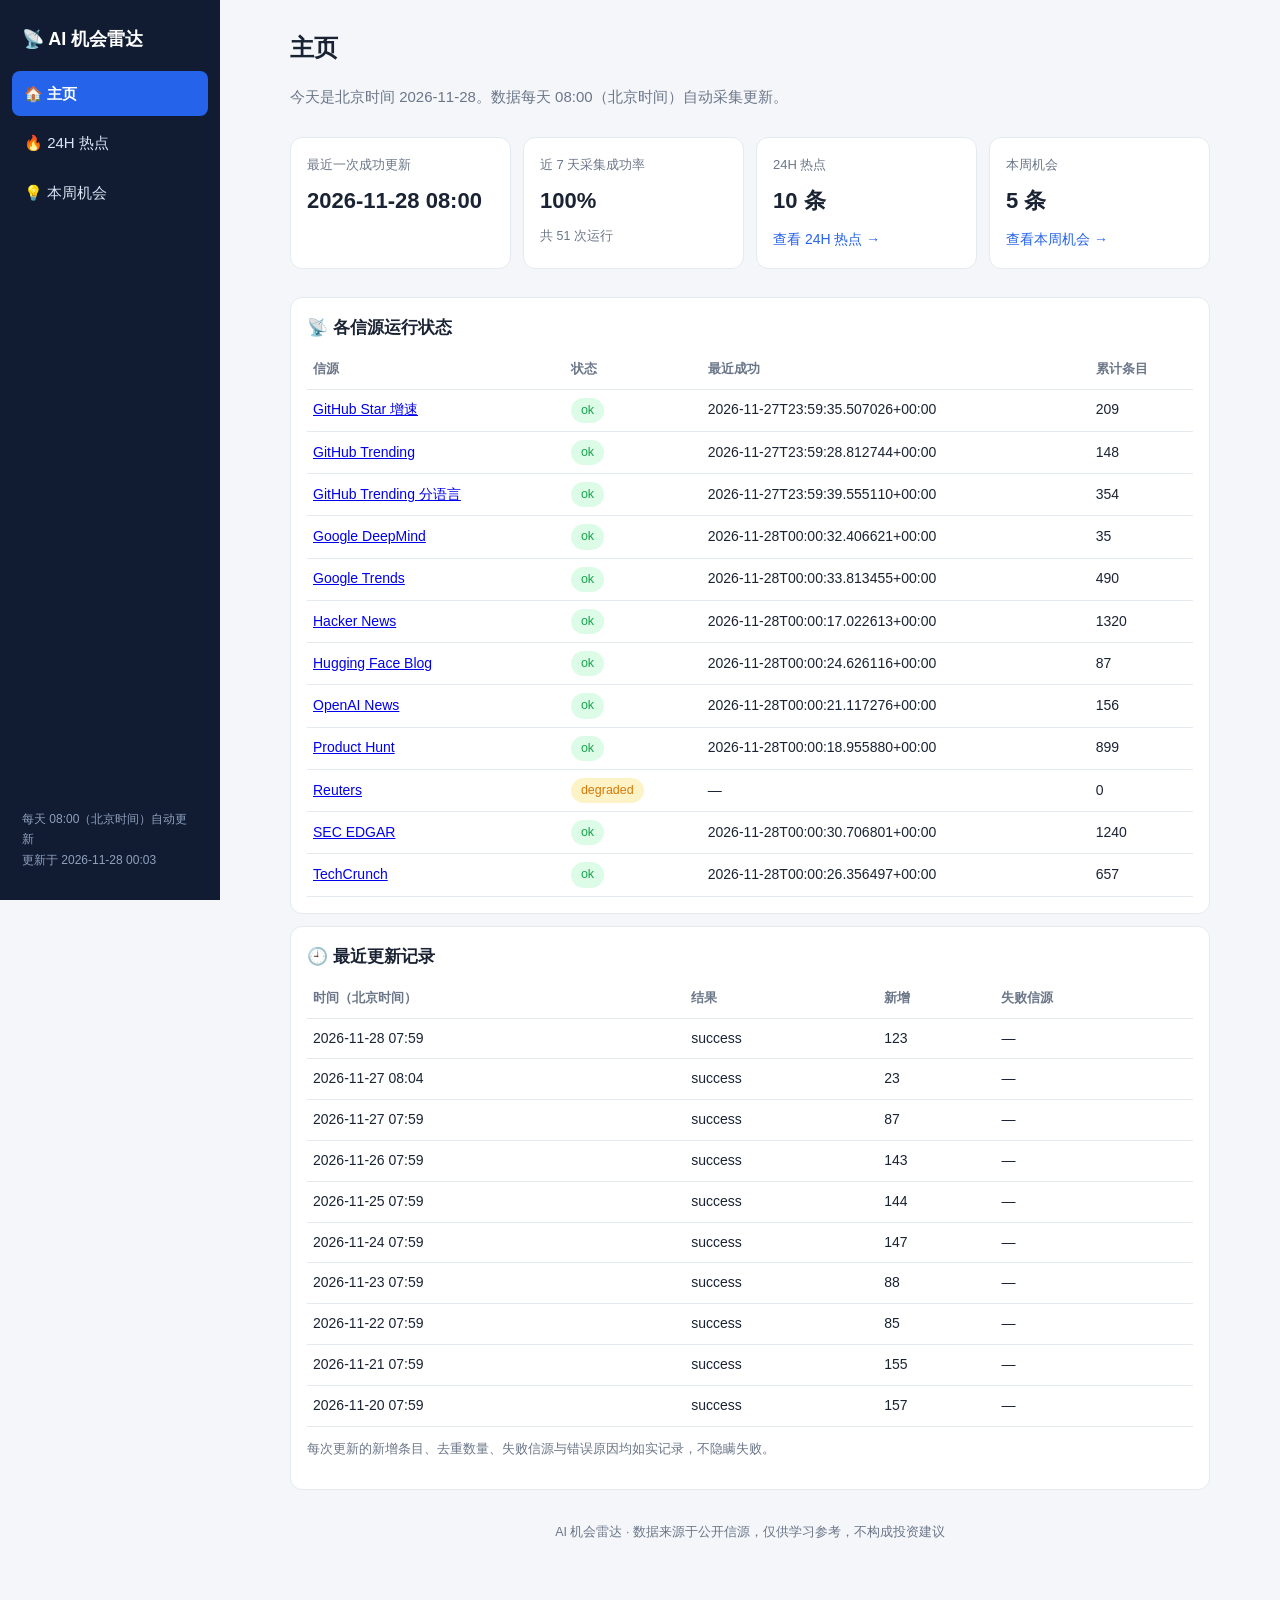
<file: index.html>
<!DOCTYPE html>
<html lang="zh-CN">
<head>
<meta charset="utf-8">
<meta name="viewport" content="width=device-width, initial-scale=1">
<title>主页 - AI 机会雷达</title>
<link rel="stylesheet" href="static/style.css">
</head>
<body>
<div class="layout">
  <aside class="sidebar">
    <div class="brand">📡 AI 机会雷达</div>
    <nav class="nav">
      <a href="index.html" class="active">🏠 主页</a>
      <a href="hot.html" class="">🔥 24H 热点</a>
      <a href="opportunities.html" class="">💡 本周机会</a>
    </nav>
    <div class="side-foot">每天 08:00（北京时间）自动更新<br>更新于 2026-11-28 00:03</div>
  </aside>
  <main class="content">
    
<h1>主页</h1>
<p class="muted">今天是北京时间 2026-11-28。数据每天 08:00（北京时间）自动采集更新。</p>

<div class="cards">
  <div class="card stat">
    <div class="stat-label">最近一次成功更新</div>
    <div class="stat-value">2026-11-28 08:00</div>
  </div>
  <div class="card stat">
    <div class="stat-label">近 7 天采集成功率</div>
    <div class="stat-value">100%</div>
    <div class="muted small">共 51 次运行</div>
  </div>
  <div class="card stat">
    <div class="stat-label">24H 热点</div>
    <div class="stat-value">10 条</div>
    <a class="link" href="hot.html">查看 24H 热点 →</a>
  </div>
  <div class="card stat">
    <div class="stat-label">本周机会</div>
    <div class="stat-value">5 条</div>
    <a class="link" href="opportunities.html">查看本周机会 →</a>
  </div>
</div>

<div class="card">
  <div class="card-head"><h2>📡 各信源运行状态</h2></div>
  <table class="table">
    <thead><tr><th>信源</th><th>状态</th><th>最近成功</th><th>累计条目</th></tr></thead>
    <tbody>
    
      <tr>
        <td><a href="https://github.com/trending" target="_blank" rel="noopener">GitHub Star 增速</a></td>
        <td><span class="badge badge-ok">ok</span></td>
        <td>2026-11-27T23:59:35.507026+00:00</td>
        <td>209</td>
      </tr>
    
      <tr>
        <td><a href="https://github.com/trending" target="_blank" rel="noopener">GitHub Trending</a></td>
        <td><span class="badge badge-ok">ok</span></td>
        <td>2026-11-27T23:59:28.812744+00:00</td>
        <td>148</td>
      </tr>
    
      <tr>
        <td><a href="https://github.com/trending" target="_blank" rel="noopener">GitHub Trending 分语言</a></td>
        <td><span class="badge badge-ok">ok</span></td>
        <td>2026-11-27T23:59:39.555110+00:00</td>
        <td>354</td>
      </tr>
    
      <tr>
        <td><a href="https://deepmind.google/" target="_blank" rel="noopener">Google DeepMind</a></td>
        <td><span class="badge badge-ok">ok</span></td>
        <td>2026-11-28T00:00:32.406621+00:00</td>
        <td>35</td>
      </tr>
    
      <tr>
        <td><a href="https://trends.google.com/trends/" target="_blank" rel="noopener">Google Trends</a></td>
        <td><span class="badge badge-ok">ok</span></td>
        <td>2026-11-28T00:00:33.813455+00:00</td>
        <td>490</td>
      </tr>
    
      <tr>
        <td><a href="https://news.ycombinator.com/" target="_blank" rel="noopener">Hacker News</a></td>
        <td><span class="badge badge-ok">ok</span></td>
        <td>2026-11-28T00:00:17.022613+00:00</td>
        <td>1320</td>
      </tr>
    
      <tr>
        <td><a href="https://huggingface.co/blog" target="_blank" rel="noopener">Hugging Face Blog</a></td>
        <td><span class="badge badge-ok">ok</span></td>
        <td>2026-11-28T00:00:24.626116+00:00</td>
        <td>87</td>
      </tr>
    
      <tr>
        <td><a href="https://openai.com/news/" target="_blank" rel="noopener">OpenAI News</a></td>
        <td><span class="badge badge-ok">ok</span></td>
        <td>2026-11-28T00:00:21.117276+00:00</td>
        <td>156</td>
      </tr>
    
      <tr>
        <td><a href="https://www.producthunt.com/" target="_blank" rel="noopener">Product Hunt</a></td>
        <td><span class="badge badge-ok">ok</span></td>
        <td>2026-11-28T00:00:18.955880+00:00</td>
        <td>899</td>
      </tr>
    
      <tr>
        <td><a href="https://www.reuters.com/" target="_blank" rel="noopener">Reuters</a></td>
        <td><span class="badge badge-degraded">degraded</span></td>
        <td>—</td>
        <td>0</td>
      </tr>
    
      <tr>
        <td><a href="https://www.sec.gov/edgar/search/" target="_blank" rel="noopener">SEC EDGAR</a></td>
        <td><span class="badge badge-ok">ok</span></td>
        <td>2026-11-28T00:00:30.706801+00:00</td>
        <td>1240</td>
      </tr>
    
      <tr>
        <td><a href="https://techcrunch.com/" target="_blank" rel="noopener">TechCrunch</a></td>
        <td><span class="badge badge-ok">ok</span></td>
        <td>2026-11-28T00:00:26.356497+00:00</td>
        <td>657</td>
      </tr>
    
    </tbody>
  </table>
</div>

<div class="card">
  <div class="card-head"><h2>🕘 最近更新记录</h2></div>
  <table class="table">
    <thead><tr><th>时间（北京时间）</th><th>结果</th><th>新增</th><th>失败信源</th></tr></thead>
    <tbody>
    
      <tr>
        <td>2026-11-28 07:59</td>
        <td>success</td>
        <td>123</td>
        <td>—</td>
      </tr>
    
      <tr>
        <td>2026-11-27 08:04</td>
        <td>success</td>
        <td>23</td>
        <td>—</td>
      </tr>
    
      <tr>
        <td>2026-11-27 07:59</td>
        <td>success</td>
        <td>87</td>
        <td>—</td>
      </tr>
    
      <tr>
        <td>2026-11-26 07:59</td>
        <td>success</td>
        <td>143</td>
        <td>—</td>
      </tr>
    
      <tr>
        <td>2026-11-25 07:59</td>
        <td>success</td>
        <td>144</td>
        <td>—</td>
      </tr>
    
      <tr>
        <td>2026-11-24 07:59</td>
        <td>success</td>
        <td>147</td>
        <td>—</td>
      </tr>
    
      <tr>
        <td>2026-11-23 07:59</td>
        <td>success</td>
        <td>88</td>
        <td>—</td>
      </tr>
    
      <tr>
        <td>2026-11-22 07:59</td>
        <td>success</td>
        <td>85</td>
        <td>—</td>
      </tr>
    
      <tr>
        <td>2026-11-21 07:59</td>
        <td>success</td>
        <td>155</td>
        <td>—</td>
      </tr>
    
      <tr>
        <td>2026-11-20 07:59</td>
        <td>success</td>
        <td>157</td>
        <td>—</td>
      </tr>
    
    </tbody>
  </table>
  <p class="muted small">每次更新的新增条目、去重数量、失败信源与错误原因均如实记录，不隐瞒失败。</p>
</div>

    <footer class="footer">AI 机会雷达 · 数据来源于公开信源，仅供学习参考，不构成投资建议</footer>
  </main>
</div>
</body>
</html>
</file>
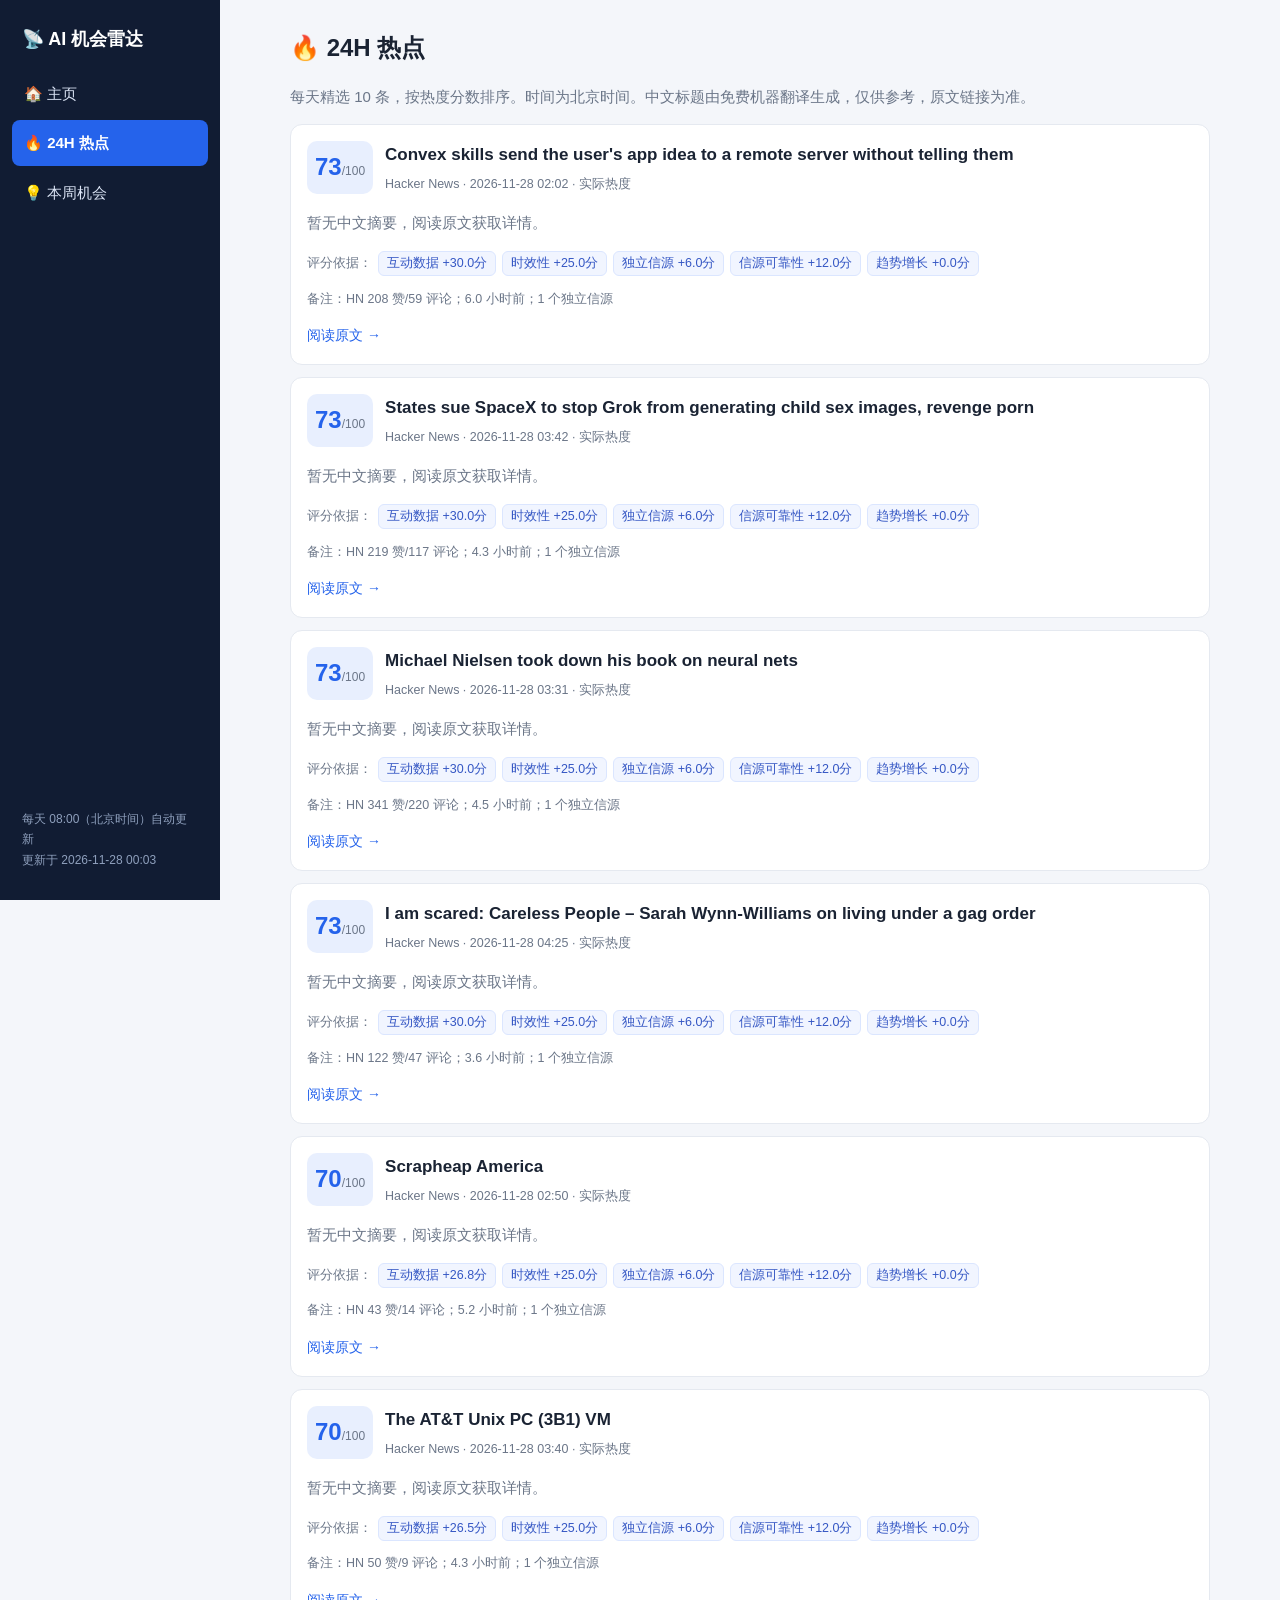
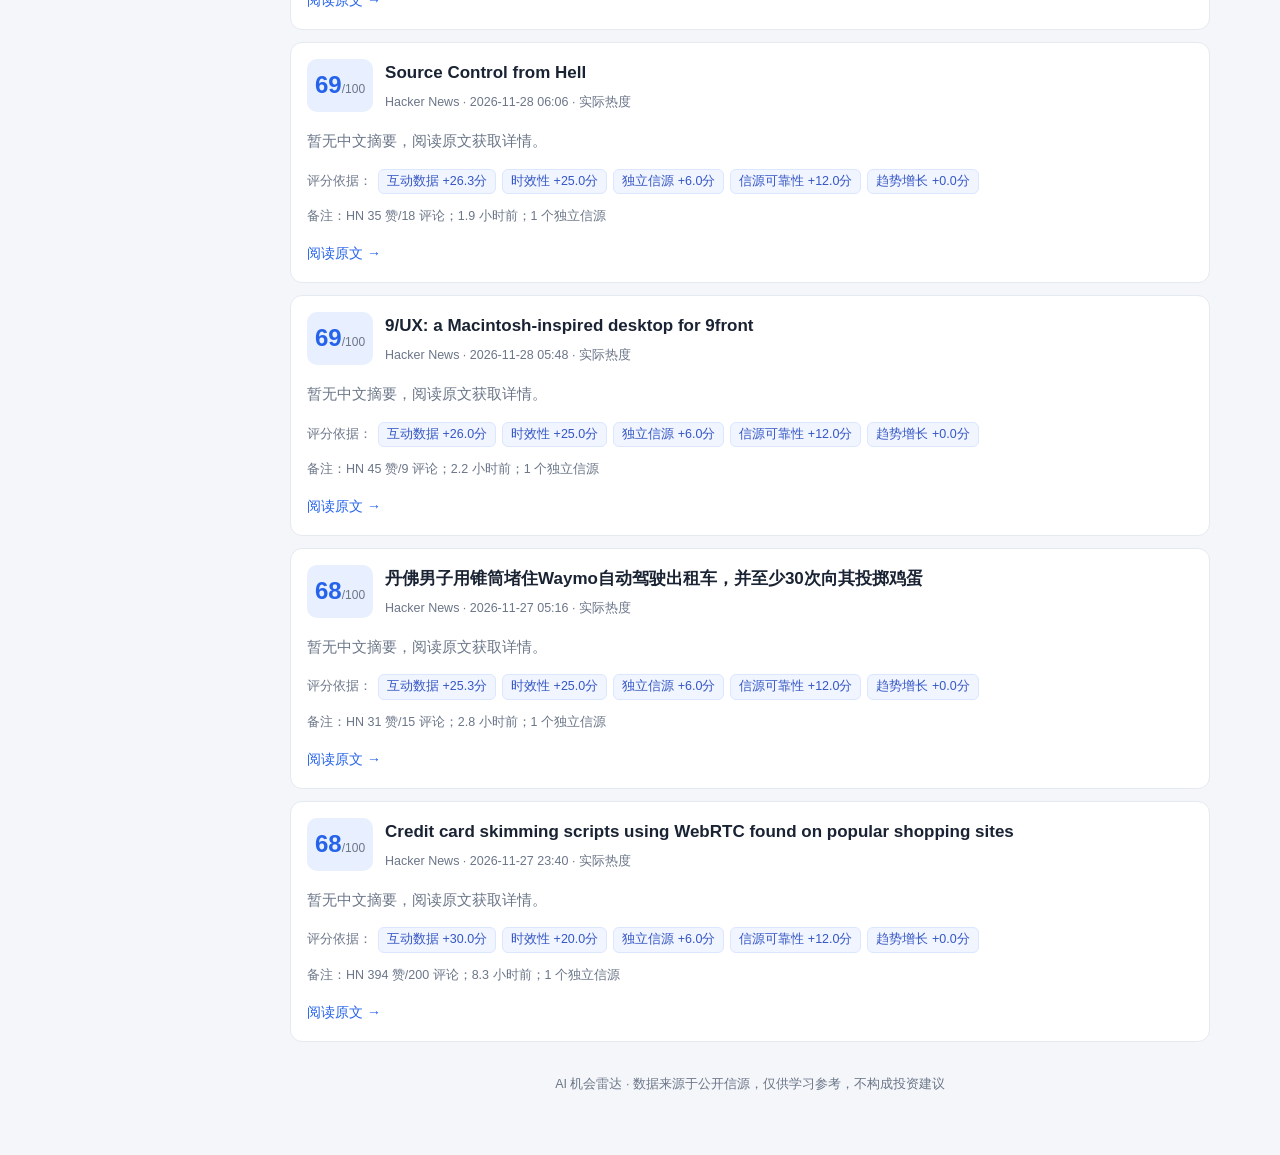
<file: hot.html>
<!DOCTYPE html>
<html lang="zh-CN">
<head>
<meta charset="utf-8">
<meta name="viewport" content="width=device-width, initial-scale=1">
<title>24H 热点 - AI 机会雷达</title>
<link rel="stylesheet" href="static/style.css">
</head>
<body>
<div class="layout">
  <aside class="sidebar">
    <div class="brand">📡 AI 机会雷达</div>
    <nav class="nav">
      <a href="index.html" class="">🏠 主页</a>
      <a href="hot.html" class="active">🔥 24H 热点</a>
      <a href="opportunities.html" class="">💡 本周机会</a>
    </nav>
    <div class="side-foot">每天 08:00（北京时间）自动更新<br>更新于 2026-11-28 00:03</div>
  </aside>
  <main class="content">
    
<h1>🔥 24H 热点</h1>
<p class="muted">每天精选 10 条，按热度分数排序。时间为北京时间。中文标题由免费机器翻译生成，仅供参考，原文链接为准。</p>


  
  <article class="card item">
    <div class="item-top">
      <span class="score">73<small>/100</small></span>
      <div>
        <h3>Convex skills send the user&#39;s app idea to a remote server without telling them</h3>
        <div class="meta">Hacker News · 2026-11-28 02:02 · 实际热度</div>
      </div>
    </div>
    <p class="muted">暂无中文摘要，阅读原文获取详情。</p>
    <div class="reasons">
      <span class="muted small">评分依据：</span>
      <span class="tag">互动数据 +30.0分</span><span class="tag">时效性 +25.0分</span><span class="tag">独立信源 +6.0分</span><span class="tag">信源可靠性 +12.0分</span><span class="tag">趋势增长 +0.0分</span>
      
    </div>
    <p class="muted small">备注：HN 208 赞/59 评论；6.0 小时前；1 个独立信源</p>
    <a class="link" href="https://github.com/convex/convex-backend-skill/issues/64" target="_blank" rel="noopener">阅读原文 →</a>
  </article>
  
  <article class="card item">
    <div class="item-top">
      <span class="score">73<small>/100</small></span>
      <div>
        <h3>States sue SpaceX to stop Grok from generating child sex images, revenge porn</h3>
        <div class="meta">Hacker News · 2026-11-28 03:42 · 实际热度</div>
      </div>
    </div>
    <p class="muted">暂无中文摘要，阅读原文获取详情。</p>
    <div class="reasons">
      <span class="muted small">评分依据：</span>
      <span class="tag">互动数据 +30.0分</span><span class="tag">时效性 +25.0分</span><span class="tag">独立信源 +6.0分</span><span class="tag">信源可靠性 +12.0分</span><span class="tag">趋势增长 +0.0分</span>
      
    </div>
    <p class="muted small">备注：HN 219 赞/117 评论；4.3 小时前；1 个独立信源</p>
    <a class="link" href="https://www.oag.state.va.us/media-center/news-releases/jay-jones/3162-attorneys-general-jones-and-rayfield-file-suit-against-spacex-parent-company-of-x-xai-and-grok-over-creation-and-promotion-of-child-exploitation-and-non-consensual-images-on-platform" target="_blank" rel="noopener">阅读原文 →</a>
  </article>
  
  <article class="card item">
    <div class="item-top">
      <span class="score">73<small>/100</small></span>
      <div>
        <h3>Michael Nielsen took down his book on neural nets</h3>
        <div class="meta">Hacker News · 2026-11-28 03:31 · 实际热度</div>
      </div>
    </div>
    <p class="muted">暂无中文摘要，阅读原文获取详情。</p>
    <div class="reasons">
      <span class="muted small">评分依据：</span>
      <span class="tag">互动数据 +30.0分</span><span class="tag">时效性 +25.0分</span><span class="tag">独立信源 +6.0分</span><span class="tag">信源可靠性 +12.0分</span><span class="tag">趋势增长 +0.0分</span>
      
    </div>
    <p class="muted small">备注：HN 341 赞/220 评论；4.5 小时前；1 个独立信源</p>
    <a class="link" href="https://neuralnetworksanddeeplearning.com/" target="_blank" rel="noopener">阅读原文 →</a>
  </article>
  
  <article class="card item">
    <div class="item-top">
      <span class="score">73<small>/100</small></span>
      <div>
        <h3>I am scared: Careless People – Sarah Wynn-Williams on living under a gag order</h3>
        <div class="meta">Hacker News · 2026-11-28 04:25 · 实际热度</div>
      </div>
    </div>
    <p class="muted">暂无中文摘要，阅读原文获取详情。</p>
    <div class="reasons">
      <span class="muted small">评分依据：</span>
      <span class="tag">互动数据 +30.0分</span><span class="tag">时效性 +25.0分</span><span class="tag">独立信源 +6.0分</span><span class="tag">信源可靠性 +12.0分</span><span class="tag">趋势增长 +0.0分</span>
      
    </div>
    <p class="muted small">备注：HN 122 赞/47 评论；3.6 小时前；1 个独立信源</p>
    <a class="link" href="https://www.theguardian.com/books/2026/nov/27/careless-people-author-sarah-wynn-williams-the-silence-is-mine-it-doesnt-have-to-be-yours" target="_blank" rel="noopener">阅读原文 →</a>
  </article>
  
  <article class="card item">
    <div class="item-top">
      <span class="score">70<small>/100</small></span>
      <div>
        <h3>Scrapheap America</h3>
        <div class="meta">Hacker News · 2026-11-28 02:50 · 实际热度</div>
      </div>
    </div>
    <p class="muted">暂无中文摘要，阅读原文获取详情。</p>
    <div class="reasons">
      <span class="muted small">评分依据：</span>
      <span class="tag">互动数据 +26.8分</span><span class="tag">时效性 +25.0分</span><span class="tag">独立信源 +6.0分</span><span class="tag">信源可靠性 +12.0分</span><span class="tag">趋势增长 +0.0分</span>
      
    </div>
    <p class="muted small">备注：HN 43 赞/14 评论；5.2 小时前；1 个独立信源</p>
    <a class="link" href="https://dansinker.com/posts/2026-11-20-scrapheap/" target="_blank" rel="noopener">阅读原文 →</a>
  </article>
  
  <article class="card item">
    <div class="item-top">
      <span class="score">70<small>/100</small></span>
      <div>
        <h3>The AT&amp;T Unix PC (3B1) VM</h3>
        <div class="meta">Hacker News · 2026-11-28 03:40 · 实际热度</div>
      </div>
    </div>
    <p class="muted">暂无中文摘要，阅读原文获取详情。</p>
    <div class="reasons">
      <span class="muted small">评分依据：</span>
      <span class="tag">互动数据 +26.5分</span><span class="tag">时效性 +25.0分</span><span class="tag">独立信源 +6.0分</span><span class="tag">信源可靠性 +12.0分</span><span class="tag">趋势增长 +0.0分</span>
      
    </div>
    <p class="muted small">备注：HN 50 赞/9 评论；4.3 小时前；1 个独立信源</p>
    <a class="link" href="https://virtuallyfun.com/2026/11/22/the-ultimate-att-unix-pc-3b1-vm-w-tcp-ip-and-apps/" target="_blank" rel="noopener">阅读原文 →</a>
  </article>
  
  <article class="card item">
    <div class="item-top">
      <span class="score">69<small>/100</small></span>
      <div>
        <h3>Source Control from Hell</h3>
        <div class="meta">Hacker News · 2026-11-28 06:06 · 实际热度</div>
      </div>
    </div>
    <p class="muted">暂无中文摘要，阅读原文获取详情。</p>
    <div class="reasons">
      <span class="muted small">评分依据：</span>
      <span class="tag">互动数据 +26.3分</span><span class="tag">时效性 +25.0分</span><span class="tag">独立信源 +6.0分</span><span class="tag">信源可靠性 +12.0分</span><span class="tag">趋势增长 +0.0分</span>
      
    </div>
    <p class="muted small">备注：HN 35 赞/18 评论；1.9 小时前；1 个独立信源</p>
    <a class="link" href="https://frantic.im/git/" target="_blank" rel="noopener">阅读原文 →</a>
  </article>
  
  <article class="card item">
    <div class="item-top">
      <span class="score">69<small>/100</small></span>
      <div>
        <h3>9/UX: a Macintosh-inspired desktop for 9front</h3>
        <div class="meta">Hacker News · 2026-11-28 05:48 · 实际热度</div>
      </div>
    </div>
    <p class="muted">暂无中文摘要，阅读原文获取详情。</p>
    <div class="reasons">
      <span class="muted small">评分依据：</span>
      <span class="tag">互动数据 +26.0分</span><span class="tag">时效性 +25.0分</span><span class="tag">独立信源 +6.0分</span><span class="tag">信源可靠性 +12.0分</span><span class="tag">趋势增长 +0.0分</span>
      
    </div>
    <p class="muted small">备注：HN 45 赞/9 评论；2.2 小时前；1 个独立信源</p>
    <a class="link" href="https://progrium.github.io/9ux/" target="_blank" rel="noopener">阅读原文 →</a>
  </article>
  
  <article class="card item">
    <div class="item-top">
      <span class="score">68<small>/100</small></span>
      <div>
        <h3>丹佛男子用锥筒堵住Waymo自动驾驶出租车，并至少30次向其投掷鸡蛋</h3>
        <div class="meta">Hacker News · 2026-11-27 05:16 · 实际热度</div>
      </div>
    </div>
    <p class="muted">暂无中文摘要，阅读原文获取详情。</p>
    <div class="reasons">
      <span class="muted small">评分依据：</span>
      <span class="tag">互动数据 +25.3分</span><span class="tag">时效性 +25.0分</span><span class="tag">独立信源 +6.0分</span><span class="tag">信源可靠性 +12.0分</span><span class="tag">趋势增长 +0.0分</span>
      
    </div>
    <p class="muted small">备注：HN 31 赞/15 评论；2.8 小时前；1 个独立信源</p>
    <a class="link" href="https://electrek.co/2026/11/26/denver-man-cones-eggs-waymo-robotaxis/" target="_blank" rel="noopener">阅读原文 →</a>
  </article>
  
  <article class="card item">
    <div class="item-top">
      <span class="score">68<small>/100</small></span>
      <div>
        <h3>Credit card skimming scripts using WebRTC found on popular shopping sites</h3>
        <div class="meta">Hacker News · 2026-11-27 23:40 · 实际热度</div>
      </div>
    </div>
    <p class="muted">暂无中文摘要，阅读原文获取详情。</p>
    <div class="reasons">
      <span class="muted small">评分依据：</span>
      <span class="tag">互动数据 +30.0分</span><span class="tag">时效性 +20.0分</span><span class="tag">独立信源 +6.0分</span><span class="tag">信源可靠性 +12.0分</span><span class="tag">趋势增长 +0.0分</span>
      
    </div>
    <p class="muted small">备注：HN 394 赞/200 评论；8.3 小时前；1 个独立信源</p>
    <a class="link" href="https://www.infohawk.com/news/2026-11-27-black-friday-webrtc-skimmer" target="_blank" rel="noopener">阅读原文 →</a>
  </article>
  


    <footer class="footer">AI 机会雷达 · 数据来源于公开信源，仅供学习参考，不构成投资建议</footer>
  </main>
</div>
</body>
</html>
</file>
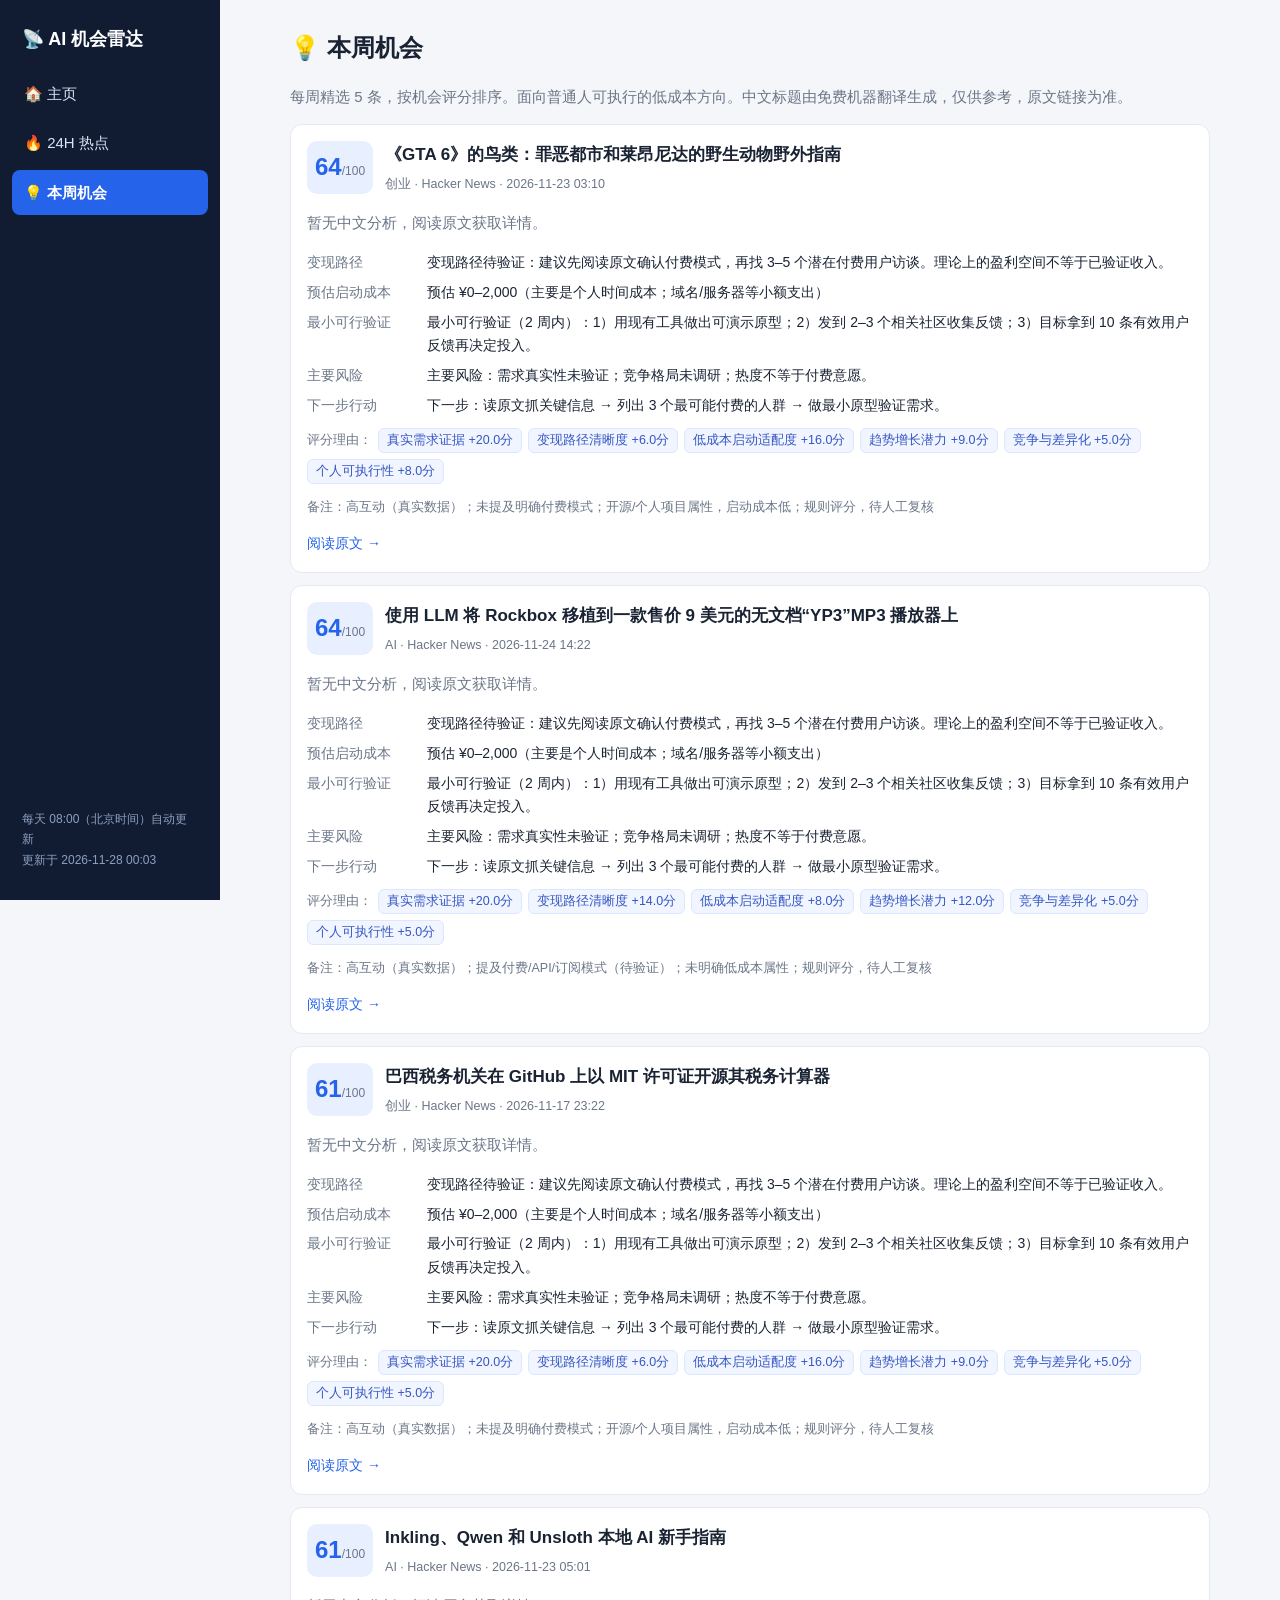
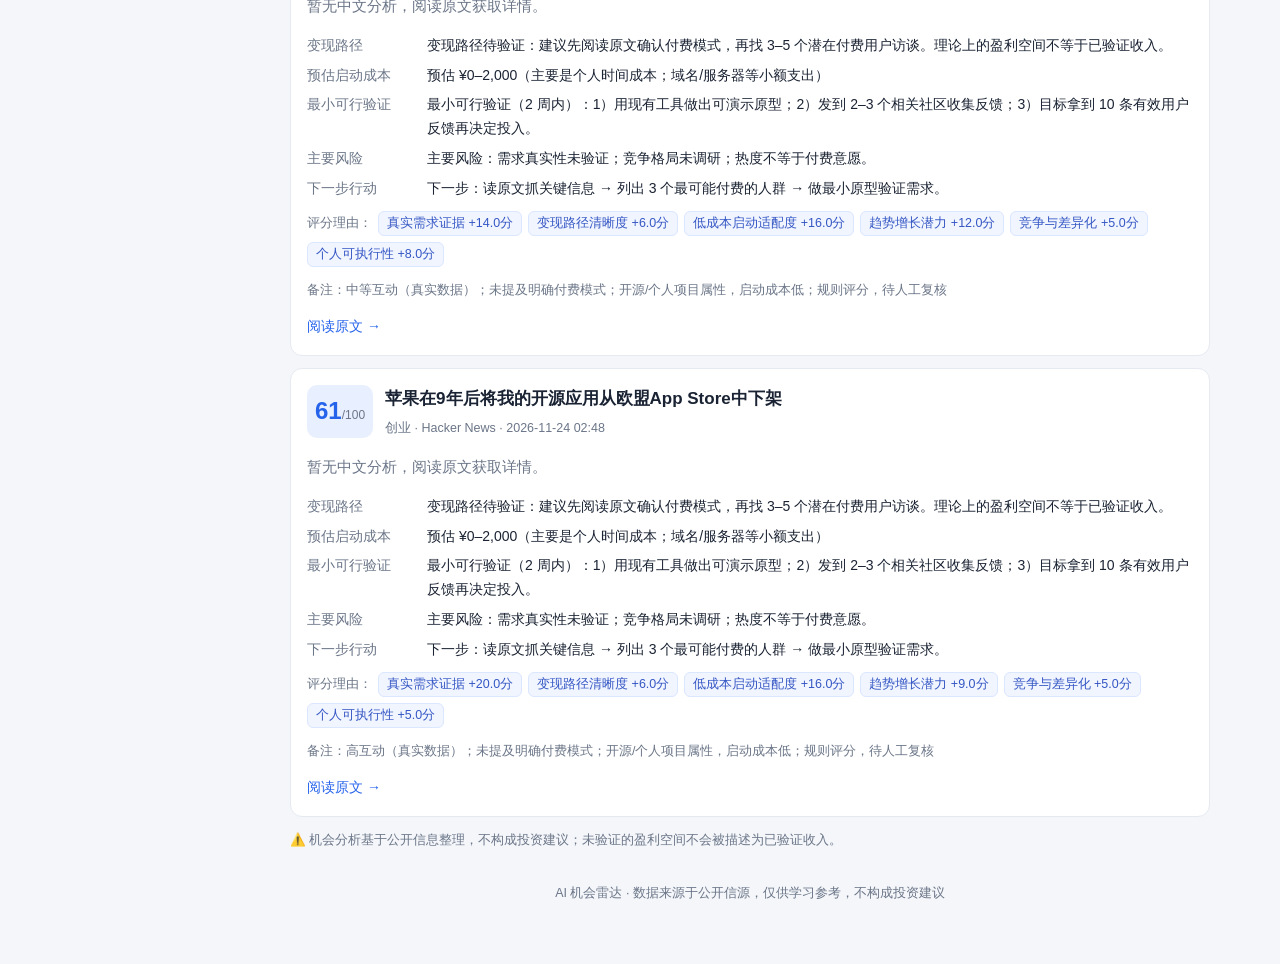
<file: opportunities.html>
<!DOCTYPE html>
<html lang="zh-CN">
<head>
<meta charset="utf-8">
<meta name="viewport" content="width=device-width, initial-scale=1">
<title>本周机会 - AI 机会雷达</title>
<link rel="stylesheet" href="static/style.css">
</head>
<body>
<div class="layout">
  <aside class="sidebar">
    <div class="brand">📡 AI 机会雷达</div>
    <nav class="nav">
      <a href="index.html" class="">🏠 主页</a>
      <a href="hot.html" class="">🔥 24H 热点</a>
      <a href="opportunities.html" class="active">💡 本周机会</a>
    </nav>
    <div class="side-foot">每天 08:00（北京时间）自动更新<br>更新于 2026-11-28 00:03</div>
  </aside>
  <main class="content">
    
<h1>💡 本周机会</h1>
<p class="muted">每周精选 5 条，按机会评分排序。面向普通人可执行的低成本方向。中文标题由免费机器翻译生成，仅供参考，原文链接为准。</p>


  
  <article class="card item">
    <div class="item-top">
      <span class="score">64<small>/100</small></span>
      <div>
        <h3>《GTA 6》的鸟类：罪恶都市和莱昂尼达的野生动物野外指南</h3>
        <div class="meta">创业 · Hacker News · 2026-11-23 03:10</div>
      </div>
    </div>
    <p class="muted">暂无中文分析，阅读原文获取详情。</p>
    <dl class="kv">
      <dt>变现路径</dt><dd>变现路径待验证：建议先阅读原文确认付费模式，再找 3–5 个潜在付费用户访谈。理论上的盈利空间不等于已验证收入。</dd>
      <dt>预估启动成本</dt><dd>预估 ¥0–2,000（主要是个人时间成本；域名/服务器等小额支出）</dd>
      <dt>最小可行验证</dt><dd>最小可行验证（2 周内）：1）用现有工具做出可演示原型；2）发到 2–3 个相关社区收集反馈；3）目标拿到 10 条有效用户反馈再决定投入。</dd>
      <dt>主要风险</dt><dd>主要风险：需求真实性未验证；竞争格局未调研；热度不等于付费意愿。</dd>
      <dt>下一步行动</dt><dd>下一步：读原文抓关键信息 → 列出 3 个最可能付费的人群 → 做最小原型验证需求。</dd>
    </dl>
    <div class="reasons">
      <span class="muted small">评分理由：</span>
      <span class="tag">真实需求证据 +20.0分</span><span class="tag">变现路径清晰度 +6.0分</span><span class="tag">低成本启动适配度 +16.0分</span><span class="tag">趋势增长潜力 +9.0分</span><span class="tag">竞争与差异化 +5.0分</span><span class="tag">个人可执行性 +8.0分</span>
      
    </div>
    <p class="muted small">备注：高互动（真实数据）；未提及明确付费模式；开源/个人项目属性，启动成本低；规则评分，待人工复核</p>
    <a class="link" href="https://www.audubon.org/magazine/birds-of-gta-6-field-guide-vice-city-wildlife" target="_blank" rel="noopener">阅读原文 →</a>
  </article>
  
  <article class="card item">
    <div class="item-top">
      <span class="score">64<small>/100</small></span>
      <div>
        <h3>使用 LLM 将 Rockbox 移植到一款售价 9 美元的无文档“YP3”MP3 播放器上</h3>
        <div class="meta">AI · Hacker News · 2026-11-24 14:22</div>
      </div>
    </div>
    <p class="muted">暂无中文分析，阅读原文获取详情。</p>
    <dl class="kv">
      <dt>变现路径</dt><dd>变现路径待验证：建议先阅读原文确认付费模式，再找 3–5 个潜在付费用户访谈。理论上的盈利空间不等于已验证收入。</dd>
      <dt>预估启动成本</dt><dd>预估 ¥0–2,000（主要是个人时间成本；域名/服务器等小额支出）</dd>
      <dt>最小可行验证</dt><dd>最小可行验证（2 周内）：1）用现有工具做出可演示原型；2）发到 2–3 个相关社区收集反馈；3）目标拿到 10 条有效用户反馈再决定投入。</dd>
      <dt>主要风险</dt><dd>主要风险：需求真实性未验证；竞争格局未调研；热度不等于付费意愿。</dd>
      <dt>下一步行动</dt><dd>下一步：读原文抓关键信息 → 列出 3 个最可能付费的人群 → 做最小原型验证需求。</dd>
    </dl>
    <div class="reasons">
      <span class="muted small">评分理由：</span>
      <span class="tag">真实需求证据 +20.0分</span><span class="tag">变现路径清晰度 +14.0分</span><span class="tag">低成本启动适配度 +8.0分</span><span class="tag">趋势增长潜力 +12.0分</span><span class="tag">竞争与差异化 +5.0分</span><span class="tag">个人可执行性 +5.0分</span>
      
    </div>
    <p class="muted small">备注：高互动（真实数据）；提及付费/API/订阅模式（待验证）；未明确低成本属性；规则评分，待人工复核</p>
    <a class="link" href="https://jayd.ml/2026/11/14/rockbox-on-yp3.html" target="_blank" rel="noopener">阅读原文 →</a>
  </article>
  
  <article class="card item">
    <div class="item-top">
      <span class="score">61<small>/100</small></span>
      <div>
        <h3>巴西税务机关在 GitHub 上以 MIT 许可证开源其税务计算器</h3>
        <div class="meta">创业 · Hacker News · 2026-11-17 23:22</div>
      </div>
    </div>
    <p class="muted">暂无中文分析，阅读原文获取详情。</p>
    <dl class="kv">
      <dt>变现路径</dt><dd>变现路径待验证：建议先阅读原文确认付费模式，再找 3–5 个潜在付费用户访谈。理论上的盈利空间不等于已验证收入。</dd>
      <dt>预估启动成本</dt><dd>预估 ¥0–2,000（主要是个人时间成本；域名/服务器等小额支出）</dd>
      <dt>最小可行验证</dt><dd>最小可行验证（2 周内）：1）用现有工具做出可演示原型；2）发到 2–3 个相关社区收集反馈；3）目标拿到 10 条有效用户反馈再决定投入。</dd>
      <dt>主要风险</dt><dd>主要风险：需求真实性未验证；竞争格局未调研；热度不等于付费意愿。</dd>
      <dt>下一步行动</dt><dd>下一步：读原文抓关键信息 → 列出 3 个最可能付费的人群 → 做最小原型验证需求。</dd>
    </dl>
    <div class="reasons">
      <span class="muted small">评分理由：</span>
      <span class="tag">真实需求证据 +20.0分</span><span class="tag">变现路径清晰度 +6.0分</span><span class="tag">低成本启动适配度 +16.0分</span><span class="tag">趋势增长潜力 +9.0分</span><span class="tag">竞争与差异化 +5.0分</span><span class="tag">个人可执行性 +5.0分</span>
      
    </div>
    <p class="muted small">备注：高互动（真实数据）；未提及明确付费模式；开源/个人项目属性，启动成本低；规则评分，待人工复核</p>
    <a class="link" href="https://www.gov.br/receitafederal/pt-br/assuntos/noticias/2026/novembro/receita-federal-publica-primeiro-codigo-fonte-aberto-no-github-e-amplia-transparencia-da-reforma-tributaria" target="_blank" rel="noopener">阅读原文 →</a>
  </article>
  
  <article class="card item">
    <div class="item-top">
      <span class="score">61<small>/100</small></span>
      <div>
        <h3>Inkling、Qwen 和 Unsloth 本地 AI 新手指南</h3>
        <div class="meta">AI · Hacker News · 2026-11-23 05:01</div>
      </div>
    </div>
    <p class="muted">暂无中文分析，阅读原文获取详情。</p>
    <dl class="kv">
      <dt>变现路径</dt><dd>变现路径待验证：建议先阅读原文确认付费模式，再找 3–5 个潜在付费用户访谈。理论上的盈利空间不等于已验证收入。</dd>
      <dt>预估启动成本</dt><dd>预估 ¥0–2,000（主要是个人时间成本；域名/服务器等小额支出）</dd>
      <dt>最小可行验证</dt><dd>最小可行验证（2 周内）：1）用现有工具做出可演示原型；2）发到 2–3 个相关社区收集反馈；3）目标拿到 10 条有效用户反馈再决定投入。</dd>
      <dt>主要风险</dt><dd>主要风险：需求真实性未验证；竞争格局未调研；热度不等于付费意愿。</dd>
      <dt>下一步行动</dt><dd>下一步：读原文抓关键信息 → 列出 3 个最可能付费的人群 → 做最小原型验证需求。</dd>
    </dl>
    <div class="reasons">
      <span class="muted small">评分理由：</span>
      <span class="tag">真实需求证据 +14.0分</span><span class="tag">变现路径清晰度 +6.0分</span><span class="tag">低成本启动适配度 +16.0分</span><span class="tag">趋势增长潜力 +12.0分</span><span class="tag">竞争与差异化 +5.0分</span><span class="tag">个人可执行性 +8.0分</span>
      
    </div>
    <p class="muted small">备注：中等互动（真实数据）；未提及明确付费模式；开源/个人项目属性，启动成本低；规则评分，待人工复核</p>
    <a class="link" href="https://www.gpupartner.com/blog/beginners-guide-local-ai-inkling-qwen-unsloth" target="_blank" rel="noopener">阅读原文 →</a>
  </article>
  
  <article class="card item">
    <div class="item-top">
      <span class="score">61<small>/100</small></span>
      <div>
        <h3>苹果在9年后将我的开源应用从欧盟App Store中下架</h3>
        <div class="meta">创业 · Hacker News · 2026-11-24 02:48</div>
      </div>
    </div>
    <p class="muted">暂无中文分析，阅读原文获取详情。</p>
    <dl class="kv">
      <dt>变现路径</dt><dd>变现路径待验证：建议先阅读原文确认付费模式，再找 3–5 个潜在付费用户访谈。理论上的盈利空间不等于已验证收入。</dd>
      <dt>预估启动成本</dt><dd>预估 ¥0–2,000（主要是个人时间成本；域名/服务器等小额支出）</dd>
      <dt>最小可行验证</dt><dd>最小可行验证（2 周内）：1）用现有工具做出可演示原型；2）发到 2–3 个相关社区收集反馈；3）目标拿到 10 条有效用户反馈再决定投入。</dd>
      <dt>主要风险</dt><dd>主要风险：需求真实性未验证；竞争格局未调研；热度不等于付费意愿。</dd>
      <dt>下一步行动</dt><dd>下一步：读原文抓关键信息 → 列出 3 个最可能付费的人群 → 做最小原型验证需求。</dd>
    </dl>
    <div class="reasons">
      <span class="muted small">评分理由：</span>
      <span class="tag">真实需求证据 +20.0分</span><span class="tag">变现路径清晰度 +6.0分</span><span class="tag">低成本启动适配度 +16.0分</span><span class="tag">趋势增长潜力 +9.0分</span><span class="tag">竞争与差异化 +5.0分</span><span class="tag">个人可执行性 +5.0分</span>
      
    </div>
    <p class="muted small">备注：高互动（真实数据）；未提及明确付费模式；开源/个人项目属性，启动成本低；规则评分，待人工复核</p>
    <a class="link" href="https://github.com/glushchenko/fsnotes/discussions/2056" target="_blank" rel="noopener">阅读原文 →</a>
  </article>
  
  <p class="muted small">⚠️ 机会分析基于公开信息整理，不构成投资建议；未验证的盈利空间不会被描述为已验证收入。</p>


    <footer class="footer">AI 机会雷达 · 数据来源于公开信源，仅供学习参考，不构成投资建议</footer>
  </main>
</div>
</body>
</html>
</file>
<file: static/style.css>
/* AI 机会雷达 - 简洁现代中文界面，手机优先响应式 */
:root {
  --bg: #f4f6fa;
  --card: #ffffff;
  --text: #1a2333;
  --muted: #6b7688;
  --accent: #2563eb;
  --accent-soft: #e8effe;
  --border: #e5e9f0;
  --radius: 12px;
  --ok: #16a34a;
  --warn: #d97706;
  --bad: #dc2626;
}
* { box-sizing: border-box; }
body {
  margin: 0; background: var(--bg); color: var(--text);
  font-family: -apple-system, "PingFang SC", "Hiragino Sans GB", "Microsoft YaHei", "Noto Sans SC", sans-serif;
  line-height: 1.7; font-size: 15px;
}
.layout { display: flex; min-height: 100vh; }

/* 左侧菜单 */
.sidebar {
  width: 220px; flex-shrink: 0; background: #111c33; color: #dbe4f5;
  padding: 20px 12px; position: sticky; top: 0; height: 100vh;
  display: flex; flex-direction: column;
}
.brand { font-size: 18px; font-weight: 700; padding: 4px 10px 16px; color: #fff; }
.nav { display: flex; flex-direction: column; gap: 4px; }
.nav a {
  color: #dbe4f5; text-decoration: none; padding: 10px 12px; border-radius: 8px;
}
.nav a:hover { background: rgba(255,255,255,.08); }
.nav a.active { background: var(--accent); color: #fff; font-weight: 600; }
.side-foot { margin-top: auto; font-size: 12px; color: #8fa0bd; padding: 10px; }

/* 内容区 */
.content { flex: 1; max-width: 960px; margin: 0 auto; padding: 24px 20px 60px; width: 100%; }
h1 { font-size: 24px; margin: 4px 0 8px; }
h2 { font-size: 17px; margin: 0 0 8px; }
.muted { color: var(--muted); }
.small { font-size: 12.5px; }
.link { color: var(--accent); text-decoration: none; font-size: 14px; }
.link:hover { text-decoration: underline; }

.cards { display: grid; grid-template-columns: repeat(4, 1fr); gap: 12px; margin: 16px 0; }
.card {
  background: var(--card); border: 1px solid var(--border);
  border-radius: var(--radius); padding: 16px; margin: 12px 0;
}
.stat-label { font-size: 13px; color: var(--muted); }
.stat-value { font-size: 22px; font-weight: 700; margin: 6px 0; }
.card-head { display: flex; justify-content: space-between; align-items: center; gap: 8px; }
.btn {
  background: var(--accent); color: #fff; border: none; border-radius: 8px;
  padding: 8px 16px; font-size: 14px; cursor: pointer;
}
.btn:hover { background: #1d4ed8; }

.table { width: 100%; border-collapse: collapse; font-size: 14px; }
.table th, .table td { text-align: left; padding: 8px 6px; border-bottom: 1px solid var(--border); }
.table th { color: var(--muted); font-weight: 600; font-size: 13px; }

.badge {
  display: inline-block; padding: 2px 10px; border-radius: 999px;
  font-size: 12.5px; background: #eef1f6; color: var(--muted);
}
.badge-ok, .badge-success { background: #dcfce7; color: var(--ok); }
.badge-degraded, .badge-partial { background: #fef3c7; color: var(--warn); }
.badge-failed { background: #fee2e2; color: var(--bad); }

.filters { display: flex; gap: 12px; flex-wrap: wrap; margin: 12px 0; }
.filters label { font-size: 14px; color: var(--muted); display: flex; align-items: center; gap: 6px; }
.filters select {
  font-size: 14px; padding: 6px 10px; border-radius: 8px; border: 1px solid var(--border); background: #fff;
}

.item-top { display: flex; gap: 12px; align-items: flex-start; }
.score {
  flex-shrink: 0; min-width: 64px; text-align: center; font-size: 24px; font-weight: 800;
  color: var(--accent); background: var(--accent-soft); border-radius: 10px; padding: 6px 8px;
}
.score small { font-size: 12px; font-weight: 400; color: var(--muted); }
.item h3 { margin: 0 0 4px; font-size: 17px; }
.meta { font-size: 12.5px; color: var(--muted); }
.reasons { margin: 8px 0; display: flex; flex-wrap: wrap; gap: 6px; align-items: center; }
.tag { background: #f1f5ff; border: 1px solid #dbe6ff; color: #3557c4; border-radius: 6px; padding: 1px 8px; font-size: 12.5px; }

.kv { display: grid; grid-template-columns: 110px 1fr; gap: 6px 10px; font-size: 14px; margin: 10px 0; }
.kv dt { color: var(--muted); }
.kv dd { margin: 0; }

.empty { text-align: center; padding: 36px 16px; }
.notice {
  background: #fffbeb; border: 1px solid #fde68a; color: #92400e;
  border-radius: 10px; padding: 10px 14px; font-size: 13.5px;
}
.err { background: #fef2f2; border: 1px solid #fecaca; border-radius: 8px; padding: 10px; font-size: 12.5px; overflow-x: auto; }
.footer { margin-top: 32px; font-size: 12.5px; color: var(--muted); text-align: center; }

.toast {
  position: fixed; left: 50%; bottom: 28px; transform: translateX(-50%) translateY(20px);
  background: #111c33; color: #fff; padding: 10px 18px; border-radius: 10px;
  opacity: 0; pointer-events: none; transition: all .25s; font-size: 14px; max-width: 90vw;
}
.toast.show { opacity: 1; transform: translateX(-50%) translateY(0); }

/* 手机适配：左侧菜单变顶部横栏 */
@media (max-width: 720px) {
  .layout { flex-direction: column; }
  .sidebar { width: 100%; height: auto; position: static; padding: 10px 12px; }
  .brand { padding: 2px 6px 8px; font-size: 16px; }
  .nav { flex-direction: row; overflow-x: auto; }
  .nav a { white-space: nowrap; padding: 8px 10px; font-size: 14px; }
  .side-foot { display: none; }
  .content { padding: 16px 12px 60px; }
  .cards { grid-template-columns: repeat(2, 1fr); }
  .kv { grid-template-columns: 88px 1fr; }
}
</file>
